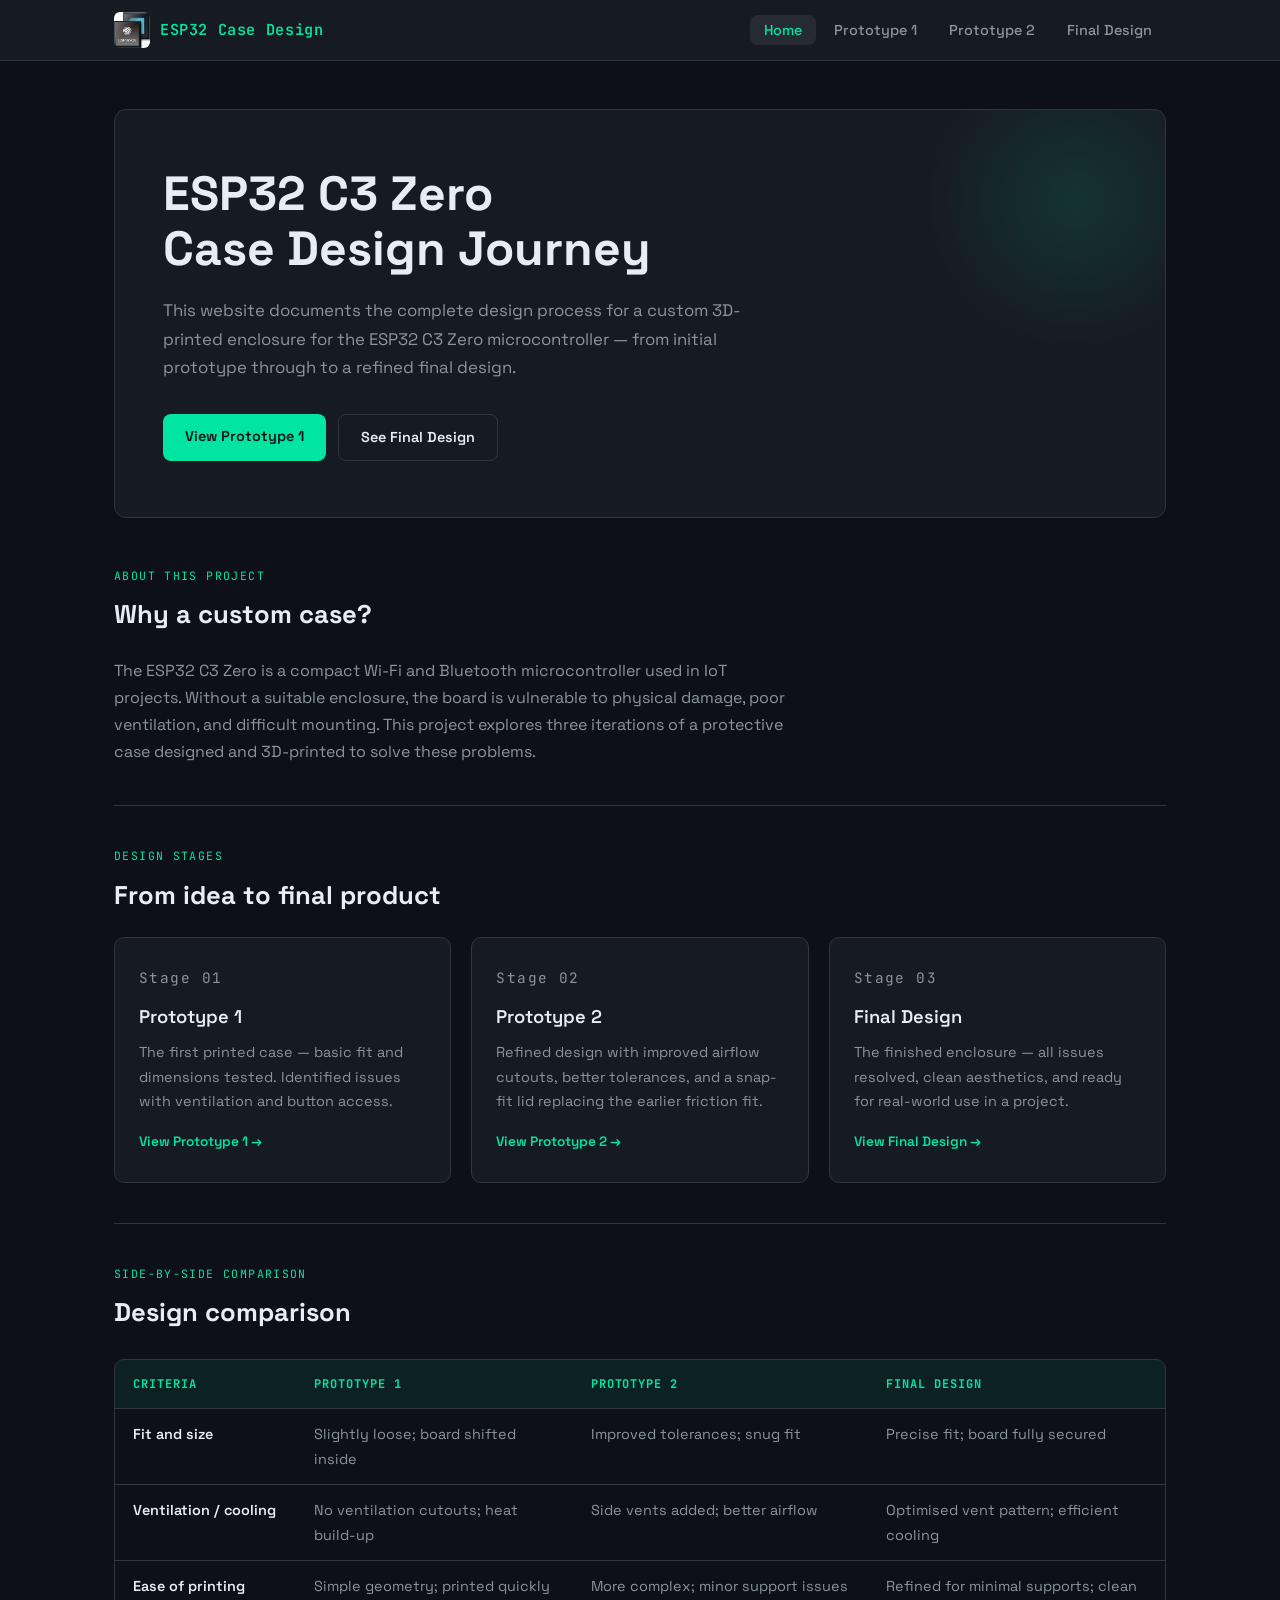
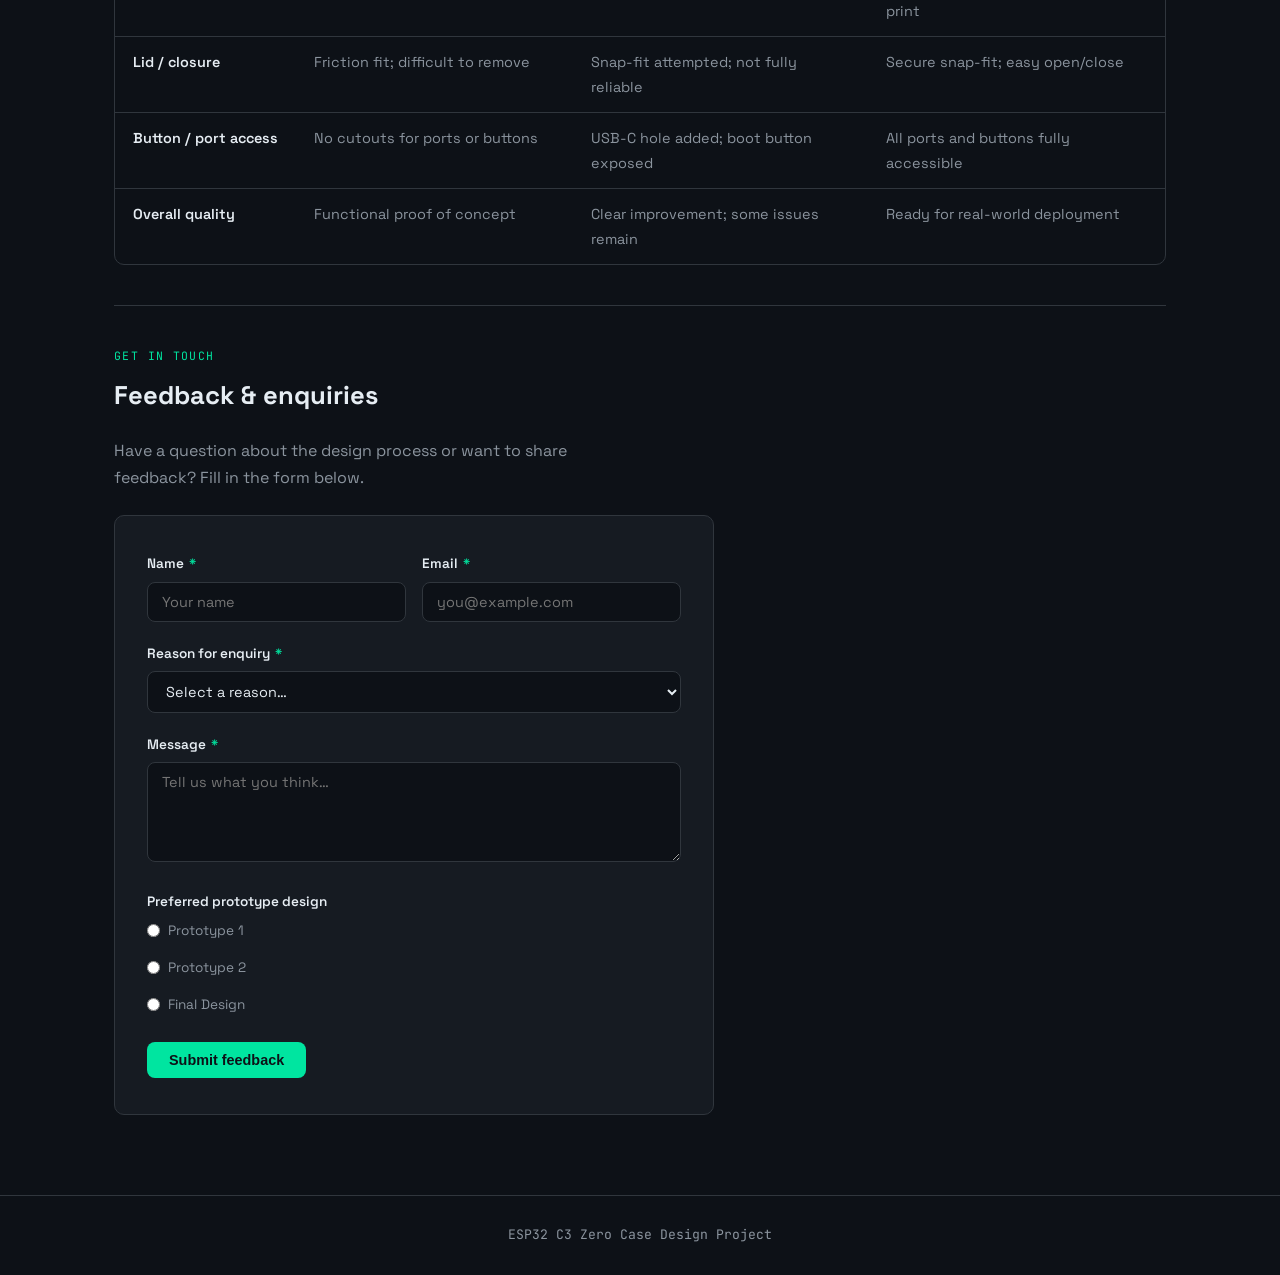
<file: index.html>
<!DOCTYPE html>
<html lang="en">
<head>
  <meta charset="UTF-8" />
  <meta name="viewport" content="width=device-width, initial-scale=1.0" />
  <meta name="description" content="Documenting the ESP32 C3 Zero case design journey from first prototype to final product." />
  <title>ESP32 C3 Zero Case Design | Home</title>
  <link rel="stylesheet" href="css/style.css" />
</head>
<body>

  <!-- HEADER / NAV -->
  <header>
    <div class="nav-inner">
      <a href="index.html" class="nav-logo" aria-label="Home">
        <!-- Replace logo.png with your own image -->
        <img src="images/logo.png" alt="ESP32 Case Project logo" onerror="this.style.display='none'" />
        <span>ESP32 Case Design</span>
      </a>
      <nav aria-label="Main navigation">
        <ul>
          <li><a href="index.html" class="active" aria-current="page">Home</a></li>
          <li><a href="prototype1.html">Prototype 1</a></li>
          <li><a href="prototype2.html">Prototype 2</a></li>
          <li><a href="final.html">Final Design</a></li>
        </ul>
      </nav>
    </div>
  </header>

  <!-- MAIN -->
  <main>

    <!-- HERO -->
    <section class="hero" aria-labelledby="hero-heading">
      <h1 id="hero-heading">ESP32 C3 Zero<br/>Case Design Journey</h1>
      <p>
        This website documents the complete design process for a custom 3D-printed
        enclosure for the ESP32 C3 Zero microcontroller — from initial prototype
        through to a refined final design.
      </p>
      <div class="hero-links">
        <a href="prototype1.html" class="btn btn-primary">View Prototype 1</a>
        <a href="final.html" class="btn btn-outline">See Final Design</a>
      </div>
    </section>

    <!-- PURPOSE -->
    <section aria-labelledby="purpose-heading">
      <p class="section-label">About this project</p>
      <h2 id="purpose-heading">Why a custom case?</h2>
      <p style="color:var(--muted); max-width:680px;">
        The ESP32 C3 Zero is a compact Wi-Fi and Bluetooth microcontroller used in
        IoT projects. Without a suitable enclosure, the board is vulnerable to physical
        damage, poor ventilation, and difficult mounting. This project explores three
        iterations of a protective case designed and 3D-printed to solve these problems.
      </p>
    </section>

    <hr class="divider" />

    <!-- DESIGN STAGES CARDS -->
    <section aria-labelledby="stages-heading">
      <p class="section-label">Design stages</p>
      <h2 id="stages-heading">From idea to final product</h2>
      <div class="cards">

        <article class="card">
          <p class="card-step">Stage 01</p>
          <h3>Prototype 1</h3>
          <p>The first printed case — basic fit and dimensions tested. Identified issues with ventilation and button access.</p>
          <a href="prototype1.html" class="card-link">View Prototype 1 →</a>
        </article>

        <article class="card">
          <p class="card-step">Stage 02</p>
          <h3>Prototype 2</h3>
          <p>Refined design with improved airflow cutouts, better tolerances, and a snap-fit lid replacing the earlier friction fit.</p>
          <a href="prototype2.html" class="card-link">View Prototype 2 →</a>
        </article>

        <article class="card">
          <p class="card-step">Stage 03</p>
          <h3>Final Design</h3>
          <p>The finished enclosure — all issues resolved, clean aesthetics, and ready for real-world use in a project.</p>
          <a href="final.html" class="card-link">View Final Design →</a>
        </article>

      </div>
    </section>

    <hr class="divider" />

    <!-- COMPARISON TABLE -->
    <section aria-labelledby="table-heading">
      <p class="section-label">Side-by-side comparison</p>
      <h2 id="table-heading">Design comparison</h2>
      <div class="table-wrap">
        <table>
          <thead>
            <tr>
              <th>Criteria</th>
              <th>Prototype 1</th>
              <th>Prototype 2</th>
              <th>Final Design</th>
            </tr>
          </thead>
          <tbody>
            <tr>
              <td>Fit and size</td>
              <td>Slightly loose; board shifted inside</td>
              <td>Improved tolerances; snug fit</td>
              <td>Precise fit; board fully secured</td>
            </tr>
            <tr>
              <td>Ventilation / cooling</td>
              <td>No ventilation cutouts; heat build-up</td>
              <td>Side vents added; better airflow</td>
              <td>Optimised vent pattern; efficient cooling</td>
            </tr>
            <tr>
              <td>Ease of printing</td>
              <td>Simple geometry; printed quickly</td>
              <td>More complex; minor support issues</td>
              <td>Refined for minimal supports; clean print</td>
            </tr>
            <tr>
              <td>Lid / closure</td>
              <td>Friction fit; difficult to remove</td>
              <td>Snap-fit attempted; not fully reliable</td>
              <td>Secure snap-fit; easy open/close</td>
            </tr>
            <tr>
              <td>Button / port access</td>
              <td>No cutouts for ports or buttons</td>
              <td>USB-C hole added; boot button exposed</td>
              <td>All ports and buttons fully accessible</td>
            </tr>
            <tr>
              <td>Overall quality</td>
              <td>Functional proof of concept</td>
              <td>Clear improvement; some issues remain</td>
              <td>Ready for real-world deployment</td>
            </tr>
          </tbody>
        </table>
      </div>
    </section>

    <hr class="divider" />

    <!-- CONTACT / FEEDBACK FORM -->
    <section aria-labelledby="form-heading">
      <p class="section-label">Get in touch</p>
      <h2 id="form-heading">Feedback &amp; enquiries</h2>
      <p style="color:var(--muted); margin-bottom:24px; max-width:500px;">
        Have a question about the design process or want to share feedback? Fill in the form below.
      </p>

      <div class="form-wrap">
        <form action="#" method="post" novalidate>

          <div class="form-row">
            <div class="form-group">
              <label for="name">Name <span class="req" aria-hidden="true">*</span></label>
              <input type="text" id="name" name="name" placeholder="Your name" required autocomplete="name" />
            </div>
            <div class="form-group">
              <label for="email">Email <span class="req" aria-hidden="true">*</span></label>
              <input type="email" id="email" name="email" placeholder="you@example.com" required autocomplete="email" />
            </div>
          </div>

          <div class="form-group">
            <label for="reason">Reason for enquiry <span class="req" aria-hidden="true">*</span></label>
            <select id="reason" name="reason" required>
              <option value="" disabled selected>Select a reason…</option>
              <option value="feedback">General feedback</option>
              <option value="question">Question about the design</option>
              <option value="collaboration">Collaboration</option>
              <option value="other">Other</option>
            </select>
          </div>

          <div class="form-group">
            <label for="message">Message <span class="req" aria-hidden="true">*</span></label>
            <textarea id="message" name="message" placeholder="Tell us what you think…" required></textarea>
          </div>

          <div class="form-group">
            <label>Preferred prototype design</label>
            <div class="radio-group">
              <label><input type="radio" name="preference" value="prototype1" /> Prototype 1</label>
              <label><input type="radio" name="preference" value="prototype2" /> Prototype 2</label>
              <label><input type="radio" name="preference" value="final" /> Final Design</label>
            </div>
          </div>

          <button type="submit" class="btn btn-primary">Submit feedback</button>

        </form>
      </div>
    </section>

  </main>

  <!-- FOOTER -->
  <footer>
    <p>ESP32 C3 Zero Case Design Project</p>
  </footer>

</body>
</html>
</file>
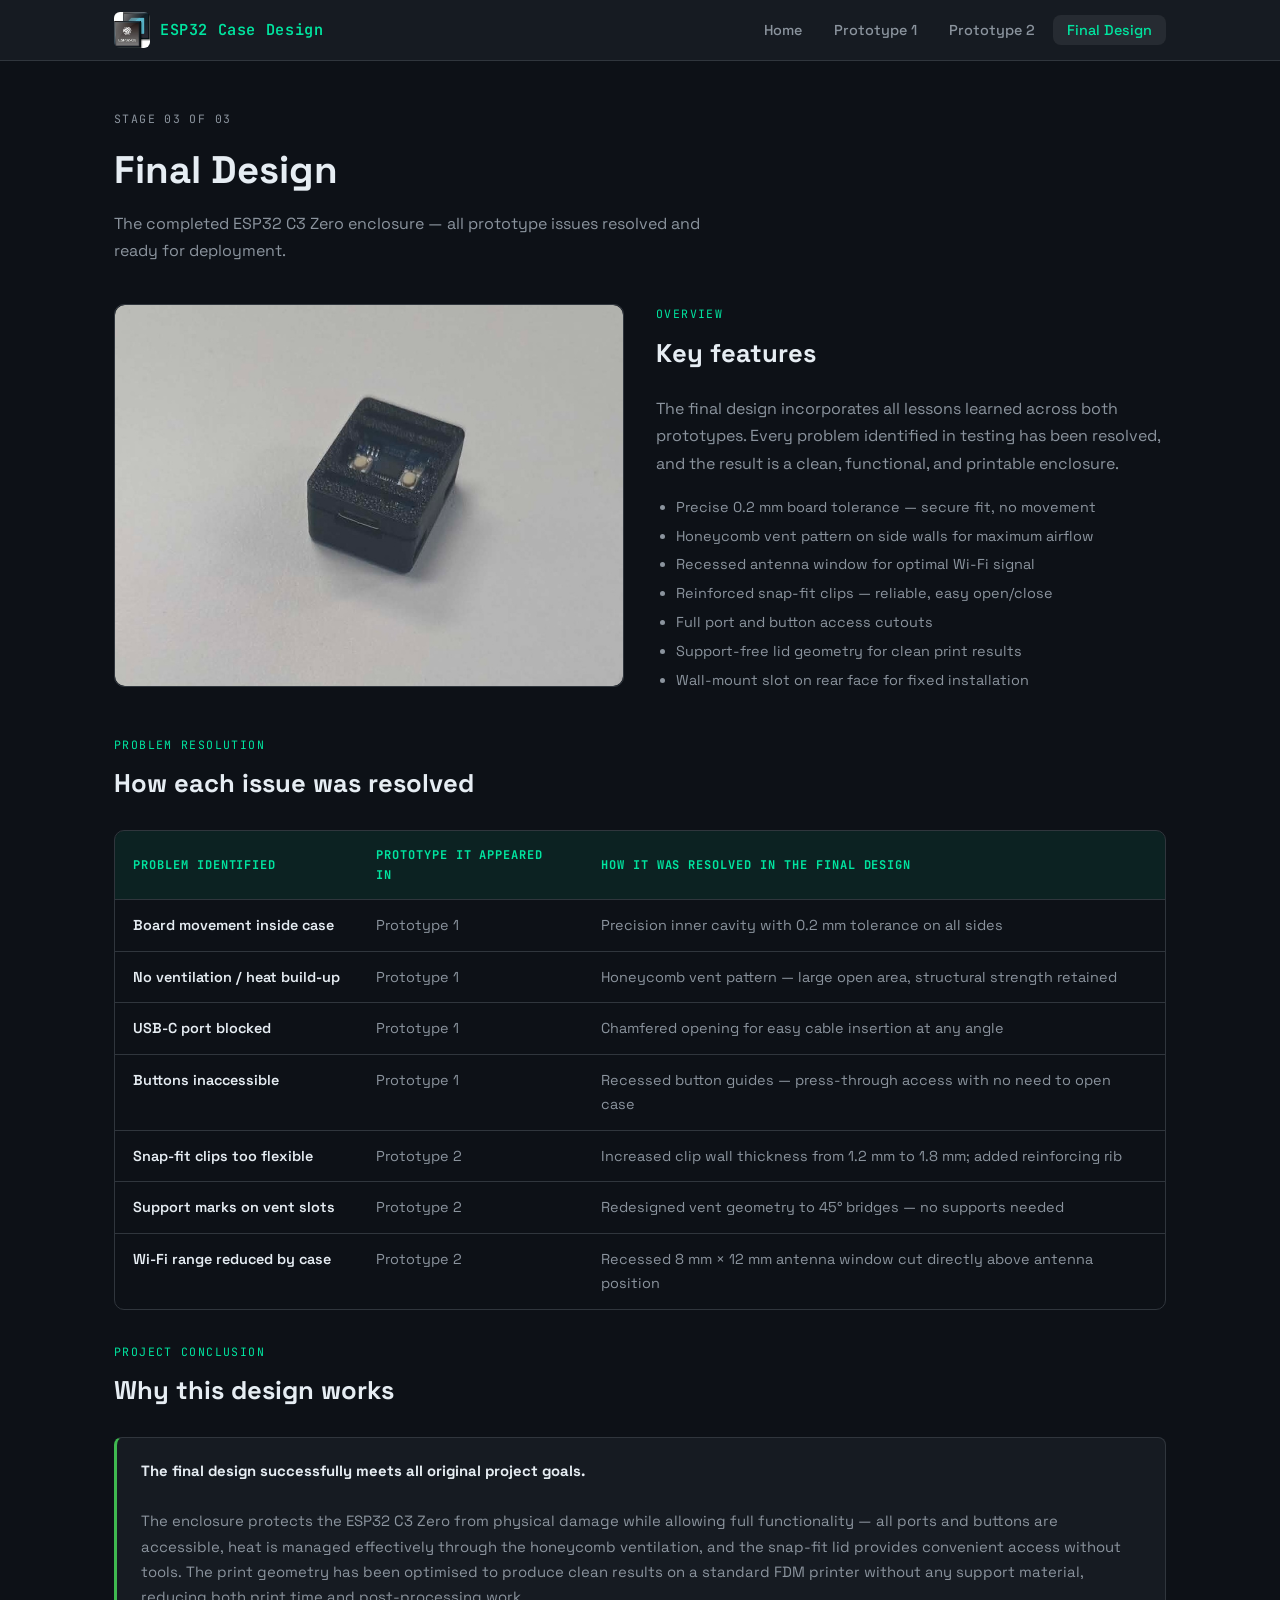
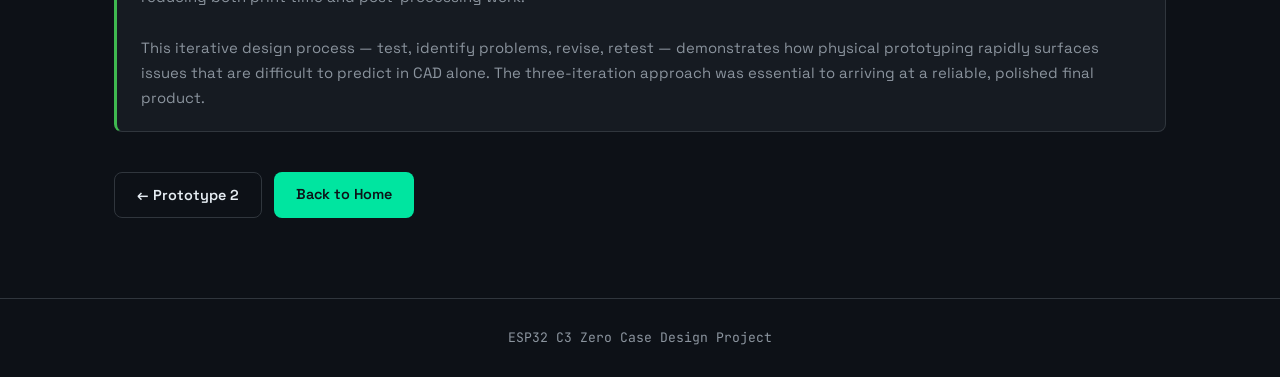
<file: final.html>
<!DOCTYPE html>
<html lang="en">
<head>
  <meta charset="UTF-8" />
  <meta name="viewport" content="width=device-width, initial-scale=1.0" />
  <meta name="description" content="Final Design of the ESP32 C3 Zero case — all issues resolved, ready for real-world use." />
  <title>Final Design | ESP32 C3 Zero Case Design</title>
  <link rel="stylesheet" href="css/style.css" />
</head>
<body>

  <!-- HEADER / NAV -->
  <header>
    <div class="nav-inner">
      <a href="index.html" class="nav-logo" aria-label="Home">
        <img src="images/logo.png" alt="ESP32 Case Project logo" onerror="this.style.display='none'" />
        <span>ESP32 Case Design</span>
      </a>
      <nav aria-label="Main navigation">
        <ul>
          <li><a href="index.html">Home</a></li>
          <li><a href="prototype1.html">Prototype 1</a></li>
          <li><a href="prototype2.html">Prototype 2</a></li>
          <li><a href="final.html" class="active" aria-current="page">Final Design</a></li>
        </ul>
      </nav>
    </div>
  </header>

  <!-- MAIN -->
  <main>

    <!-- PAGE HEADER -->
    <div class="page-header">
      <p class="section-label">Stage 03 of 03</p>
      <h1>Final Design</h1>
      <p>The completed ESP32 C3 Zero enclosure — all prototype issues resolved and ready for deployment.</p>
    </div>

    <!-- IMAGE + DESCRIPTION -->
    <div class="proto-grid">
      <div class="proto-image">
        <!-- Replace with your actual final design image -->
        <img src="images/final.jpg" alt="Photograph of the Final Design — completed ESP32 C3 Zero case"
             onerror="this.parentElement.innerHTML='<div class=\'image-placeholder\'><span>[ final.jpg ]</span><span style=\'color:var(--muted)\'>Add your photo here</span></div>'" />
      </div>

      <div>
        <p class="section-label">Overview</p>
        <h2>Key features</h2>
        <p style="color:var(--muted);">
          The final design incorporates all lessons learned across both prototypes. Every problem identified
          in testing has been resolved, and the result is a clean, functional, and printable enclosure.
        </p>

        <ul style="margin-top:16px; padding-left:20px; color:var(--muted); font-size:0.9rem; line-height:2;">
          <li>Precise 0.2 mm board tolerance — secure fit, no movement</li>
          <li>Honeycomb vent pattern on side walls for maximum airflow</li>
          <li>Recessed antenna window for optimal Wi-Fi signal</li>
          <li>Reinforced snap-fit clips — reliable, easy open/close</li>
          <li>Full port and button access cutouts</li>
          <li>Support-free lid geometry for clean print results</li>
          <li>Wall-mount slot on rear face for fixed installation</li>
        </ul>
      </div>
    </div>

    <!-- IMPROVEMENTS FROM PROTOTYPES -->
    <p class="section-label">Problem resolution</p>
    <h2>How each issue was resolved</h2>
    <div class="table-wrap" style="margin-bottom:32px;">
      <table>
        <thead>
          <tr>
            <th>Problem identified</th>
            <th>Prototype it appeared in</th>
            <th>How it was resolved in the Final Design</th>
          </tr>
        </thead>
        <tbody>
          <tr>
            <td>Board movement inside case</td>
            <td>Prototype 1</td>
            <td>Precision inner cavity with 0.2 mm tolerance on all sides</td>
          </tr>
          <tr>
            <td>No ventilation / heat build-up</td>
            <td>Prototype 1</td>
            <td>Honeycomb vent pattern — large open area, structural strength retained</td>
          </tr>
          <tr>
            <td>USB-C port blocked</td>
            <td>Prototype 1</td>
            <td>Chamfered opening for easy cable insertion at any angle</td>
          </tr>
          <tr>
            <td>Buttons inaccessible</td>
            <td>Prototype 1</td>
            <td>Recessed button guides — press-through access with no need to open case</td>
          </tr>
          <tr>
            <td>Snap-fit clips too flexible</td>
            <td>Prototype 2</td>
            <td>Increased clip wall thickness from 1.2 mm to 1.8 mm; added reinforcing rib</td>
          </tr>
          <tr>
            <td>Support marks on vent slots</td>
            <td>Prototype 2</td>
            <td>Redesigned vent geometry to 45° bridges — no supports needed</td>
          </tr>
          <tr>
            <td>Wi-Fi range reduced by case</td>
            <td>Prototype 2</td>
            <td>Recessed 8 mm × 12 mm antenna window cut directly above antenna position</td>
          </tr>
        </tbody>
      </table>
    </div>

    <!-- CONCLUSION -->
    <p class="section-label">Project conclusion</p>
    <h2>Why this design works</h2>

    <div class="info-block" style="border-left-color: var(--pro);">
      <strong>The final design successfully meets all original project goals.</strong><br /><br />
      The enclosure protects the ESP32 C3 Zero from physical damage while allowing full functionality —
      all ports and buttons are accessible, heat is managed effectively through the honeycomb ventilation,
      and the snap-fit lid provides convenient access without tools. The print geometry has been optimised
      to produce clean results on a standard FDM printer without any support material, reducing both
      print time and post-processing work.
      <br /><br />
      This iterative design process — test, identify problems, revise, retest — demonstrates how physical
      prototyping rapidly surfaces issues that are difficult to predict in CAD alone. The three-iteration
      approach was essential to arriving at a reliable, polished final product.
    </div>

    <!-- NAVIGATION BETWEEN PAGES -->
    <div style="display:flex; gap:12px; margin-top:40px; flex-wrap:wrap;">
      <a href="prototype2.html" class="btn btn-outline">← Prototype 2</a>
      <a href="index.html" class="btn btn-primary">Back to Home</a>
    </div>

  </main>

  <!-- FOOTER -->
  <footer>
    <p>ESP32 C3 Zero Case Design Project</p>
  </footer>

</body>
</html>
</file>
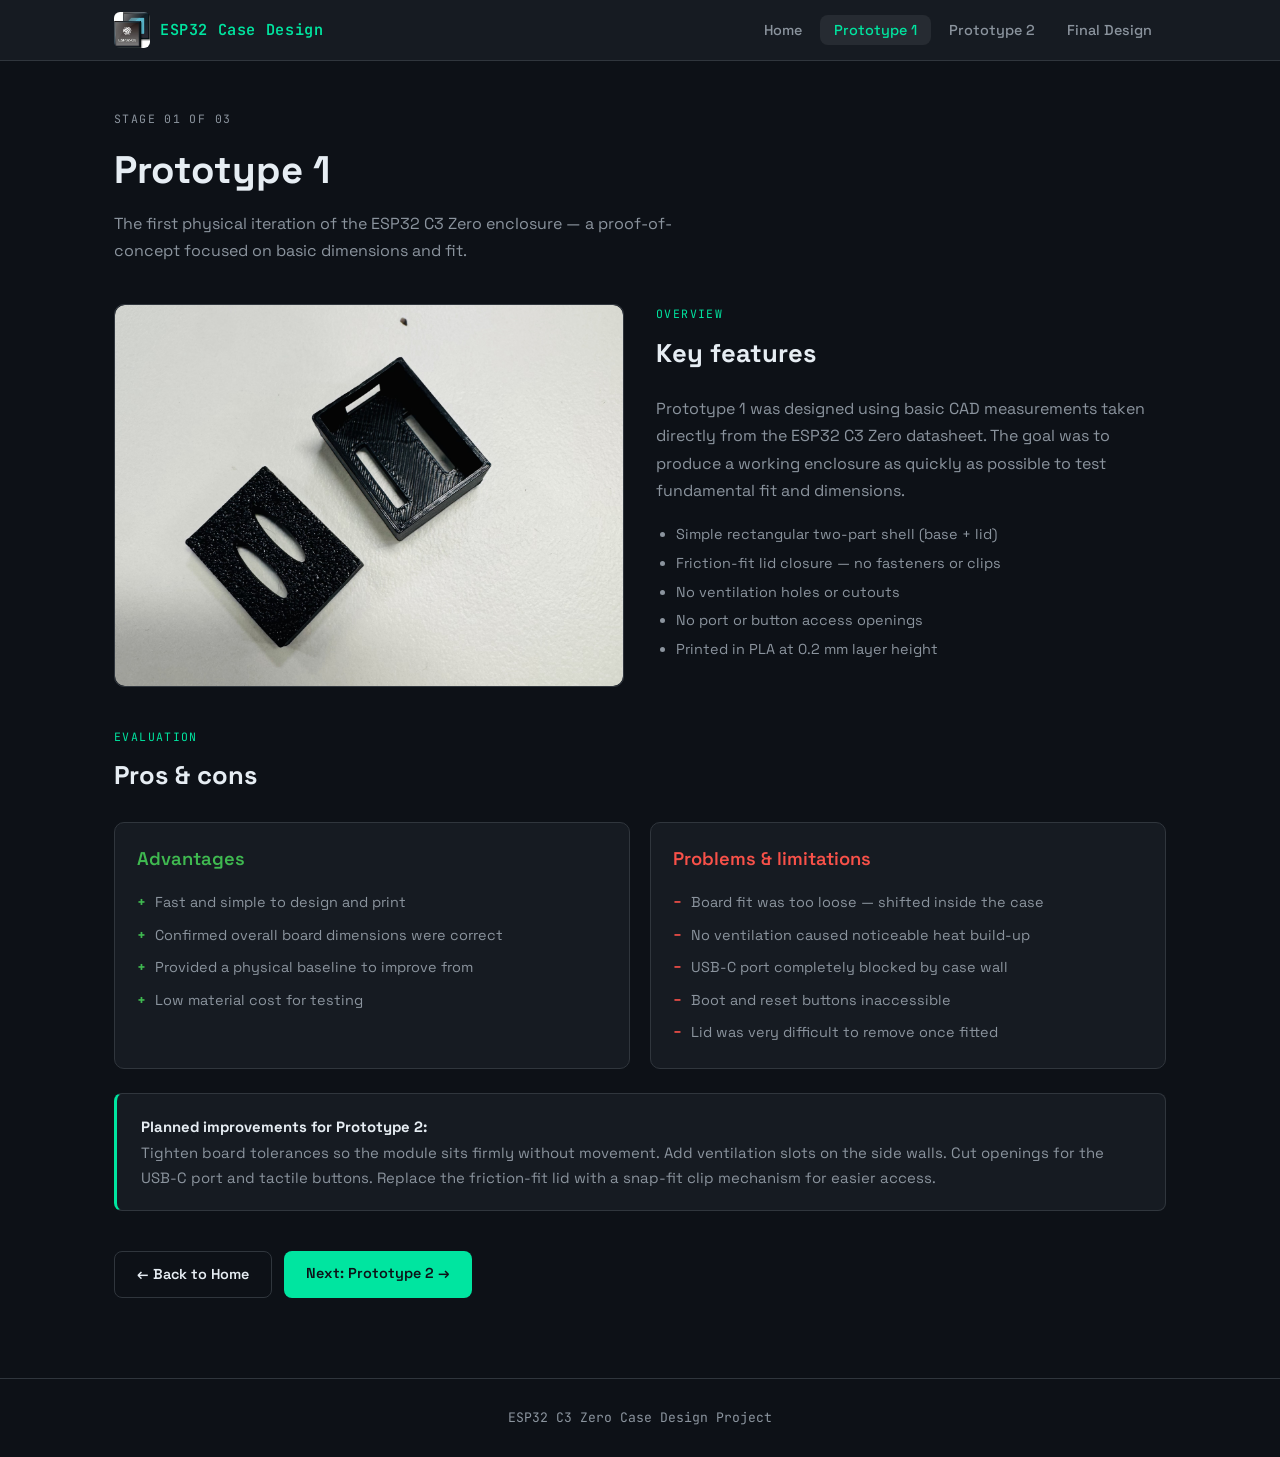
<file: prototype1.html>
<!DOCTYPE html>
<html lang="en">
<head>
  <meta charset="UTF-8" />
  <meta name="viewport" content="width=device-width, initial-scale=1.0" />
  <meta name="description" content="Prototype 1 of the ESP32 C3 Zero case design — first iteration, key features, pros and cons." />
  <title>Prototype 1 | ESP32 C3 Zero Case Design</title>
  <link rel="stylesheet" href="css/style.css" />
</head>
<body>

  <!-- HEADER / NAV -->
  <header>
    <div class="nav-inner">
      <a href="index.html" class="nav-logo" aria-label="Home">
        <img src="images/logo.png" alt="ESP32 Case Project logo" onerror="this.style.display='none'" />
        <span>ESP32 Case Design</span>
      </a>
      <nav aria-label="Main navigation">
        <ul>
          <li><a href="index.html">Home</a></li>
          <li><a href="prototype1.html" class="active" aria-current="page">Prototype 1</a></li>
          <li><a href="prototype2.html">Prototype 2</a></li>
          <li><a href="final.html">Final Design</a></li>
        </ul>
      </nav>
    </div>
  </header>

  <!-- MAIN -->
  <main>

    <!-- PAGE HEADER -->
    <div class="page-header">
      <p class="section-label">Stage 01 of 03</p>
      <h1>Prototype 1</h1>
      <p>The first physical iteration of the ESP32 C3 Zero enclosure — a proof-of-concept focused on basic dimensions and fit.</p>
    </div>

    <!-- IMAGE + DESCRIPTION -->
    <div class="proto-grid">
      <div class="proto-image">
        <!-- Replace with your actual prototype 1 image -->
        <img src="images/prototype1.jpg" alt="Photograph of Prototype 1 — first 3D printed ESP32 C3 Zero case" 
             onerror="this.parentElement.innerHTML='<div class=\'image-placeholder\'><span>[ prototype1.jpg ]</span><span style=\'color:var(--muted)\'>Add your photo here</span></div>'" />
      </div>

      <div>
        <p class="section-label">Overview</p>
        <h2>Key features</h2>
        <p style="color:var(--muted);">
          Prototype 1 was designed using basic CAD measurements taken directly from the ESP32 C3 Zero datasheet.
          The goal was to produce a working enclosure as quickly as possible to test fundamental fit and dimensions.
        </p>

        <ul style="margin-top:16px; padding-left:20px; color:var(--muted); font-size:0.9rem; line-height:2;">
          <li>Simple rectangular two-part shell (base + lid)</li>
          <li>Friction-fit lid closure — no fasteners or clips</li>
          <li>No ventilation holes or cutouts</li>
          <li>No port or button access openings</li>
          <li>Printed in PLA at 0.2 mm layer height</li>
        </ul>
      </div>
    </div>

    <!-- PROS & CONS -->
    <p class="section-label">Evaluation</p>
    <h2>Pros &amp; cons</h2>
    <div class="pro-con">
      <div class="pro-list">
        <h3>Advantages</h3>
        <ul>
          <li>Fast and simple to design and print</li>
          <li>Confirmed overall board dimensions were correct</li>
          <li>Provided a physical baseline to improve from</li>
          <li>Low material cost for testing</li>
        </ul>
      </div>
      <div class="con-list">
        <h3>Problems &amp; limitations</h3>
        <ul>
          <li>Board fit was too loose — shifted inside the case</li>
          <li>No ventilation caused noticeable heat build-up</li>
          <li>USB-C port completely blocked by case wall</li>
          <li>Boot and reset buttons inaccessible</li>
          <li>Lid was very difficult to remove once fitted</li>
        </ul>
      </div>
    </div>

    <!-- PLANNED IMPROVEMENTS -->
    <div class="info-block">
      <strong>Planned improvements for Prototype 2:</strong><br />
      Tighten board tolerances so the module sits firmly without movement. Add ventilation slots on the side walls.
      Cut openings for the USB-C port and tactile buttons. Replace the friction-fit lid with a snap-fit
      clip mechanism for easier access.
    </div>

    <!-- NAVIGATION BETWEEN PAGES -->
    <div style="display:flex; gap:12px; margin-top:40px; flex-wrap:wrap;">
      <a href="index.html" class="btn btn-outline">← Back to Home</a>
      <a href="prototype2.html" class="btn btn-primary">Next: Prototype 2 →</a>
    </div>

  </main>

  <!-- FOOTER -->
  <footer>
    <p>ESP32 C3 Zero Case Design Project</p>
  </footer>

</body>
</html>
</file>
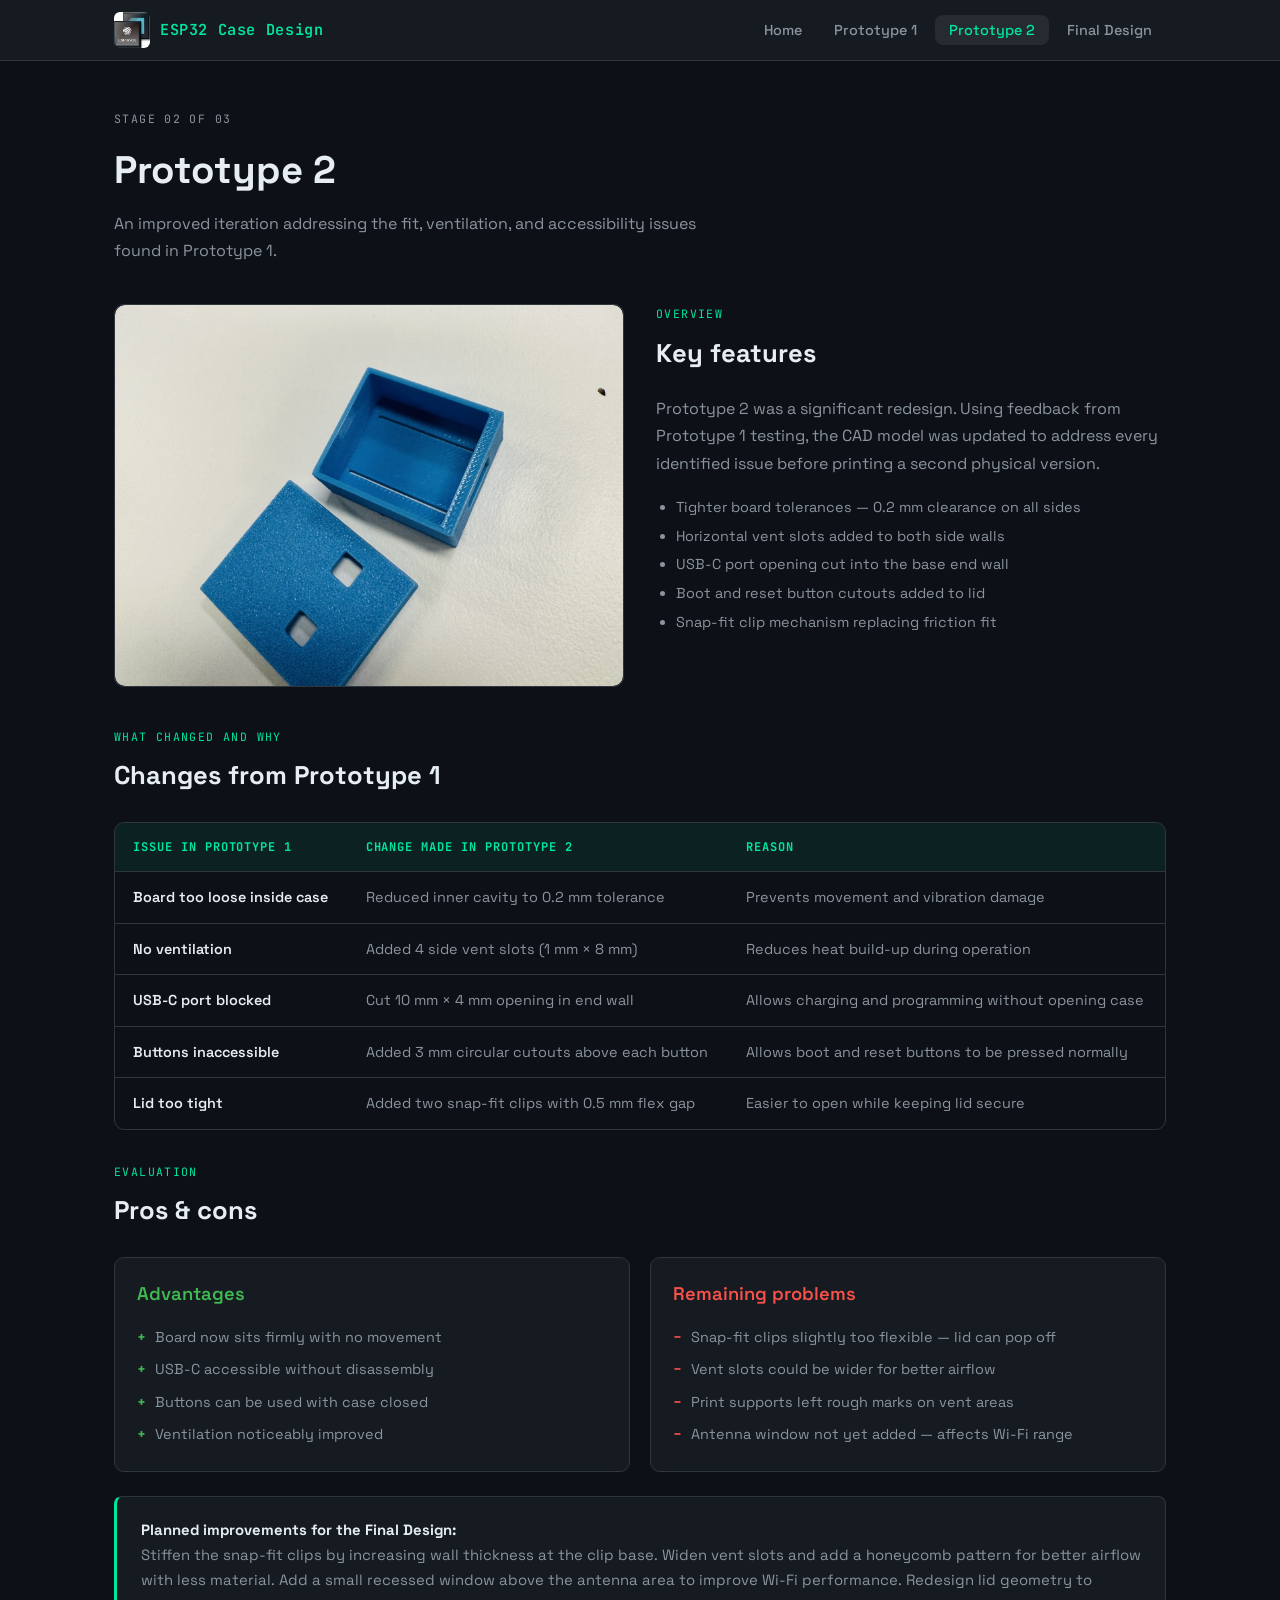
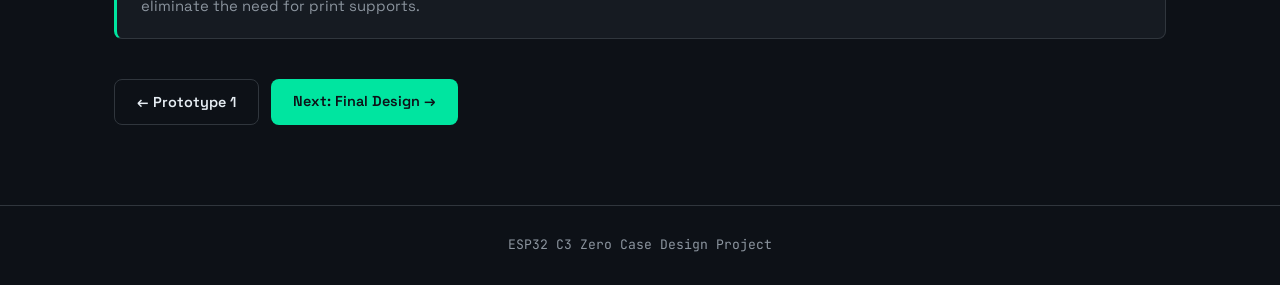
<file: prototype2.html>
<!DOCTYPE html>
<html lang="en">
<head>
  <meta charset="UTF-8" />
  <meta name="viewport" content="width=device-width, initial-scale=1.0" />
  <meta name="description" content="Prototype 2 of the ESP32 C3 Zero case — improved ventilation, snap-fit lid, and port access." />
  <title>Prototype 2 | ESP32 C3 Zero Case Design</title>
  <link rel="stylesheet" href="css/style.css" />
</head>
<body>

  <!-- HEADER / NAV -->
  <header>
    <div class="nav-inner">
      <a href="index.html" class="nav-logo" aria-label="Home">
        <img src="images/logo.png" alt="ESP32 Case Project logo" onerror="this.style.display='none'" />
        <span>ESP32 Case Design</span>
      </a>
      <nav aria-label="Main navigation">
        <ul>
          <li><a href="index.html">Home</a></li>
          <li><a href="prototype1.html">Prototype 1</a></li>
          <li><a href="prototype2.html" class="active" aria-current="page">Prototype 2</a></li>
          <li><a href="final.html">Final Design</a></li>
        </ul>
      </nav>
    </div>
  </header>

  <!-- MAIN -->
  <main>

    <!-- PAGE HEADER -->
    <div class="page-header">
      <p class="section-label">Stage 02 of 03</p>
      <h1>Prototype 2</h1>
      <p>An improved iteration addressing the fit, ventilation, and accessibility issues found in Prototype 1.</p>
    </div>

    <!-- IMAGE + DESCRIPTION -->
    <div class="proto-grid">
      <div class="proto-image">
        <!-- Replace with your actual prototype 2 image -->
        <img src="images/prototype2.jpg" alt="Photograph of Prototype 2 — improved ESP32 C3 Zero case with vents"
             onerror="this.parentElement.innerHTML='<div class=\'image-placeholder\'><span>[ prototype2.jpg ]</span><span style=\'color:var(--muted)\'>Add your photo here</span></div>'" />
      </div>

      <div>
        <p class="section-label">Overview</p>
        <h2>Key features</h2>
        <p style="color:var(--muted);">
          Prototype 2 was a significant redesign. Using feedback from Prototype 1 testing, the CAD model
          was updated to address every identified issue before printing a second physical version.
        </p>

        <ul style="margin-top:16px; padding-left:20px; color:var(--muted); font-size:0.9rem; line-height:2;">
          <li>Tighter board tolerances — 0.2 mm clearance on all sides</li>
          <li>Horizontal vent slots added to both side walls</li>
          <li>USB-C port opening cut into the base end wall</li>
          <li>Boot and reset button cutouts added to lid</li>
          <li>Snap-fit clip mechanism replacing friction fit</li>
        </ul>
      </div>
    </div>

    <!-- CHANGES FROM PROTOTYPE 1 -->
    <p class="section-label">What changed and why</p>
    <h2>Changes from Prototype 1</h2>
    <div class="table-wrap" style="margin-bottom:32px;">
      <table>
        <thead>
          <tr>
            <th>Issue in Prototype 1</th>
            <th>Change made in Prototype 2</th>
            <th>Reason</th>
          </tr>
        </thead>
        <tbody>
          <tr>
            <td>Board too loose inside case</td>
            <td>Reduced inner cavity to 0.2 mm tolerance</td>
            <td>Prevents movement and vibration damage</td>
          </tr>
          <tr>
            <td>No ventilation</td>
            <td>Added 4 side vent slots (1 mm × 8 mm)</td>
            <td>Reduces heat build-up during operation</td>
          </tr>
          <tr>
            <td>USB-C port blocked</td>
            <td>Cut 10 mm × 4 mm opening in end wall</td>
            <td>Allows charging and programming without opening case</td>
          </tr>
          <tr>
            <td>Buttons inaccessible</td>
            <td>Added 3 mm circular cutouts above each button</td>
            <td>Allows boot and reset buttons to be pressed normally</td>
          </tr>
          <tr>
            <td>Lid too tight</td>
            <td>Added two snap-fit clips with 0.5 mm flex gap</td>
            <td>Easier to open while keeping lid secure</td>
          </tr>
        </tbody>
      </table>
    </div>

    <!-- PROS & CONS -->
    <p class="section-label">Evaluation</p>
    <h2>Pros &amp; cons</h2>
    <div class="pro-con">
      <div class="pro-list">
        <h3>Advantages</h3>
        <ul>
          <li>Board now sits firmly with no movement</li>
          <li>USB-C accessible without disassembly</li>
          <li>Buttons can be used with case closed</li>
          <li>Ventilation noticeably improved</li>
        </ul>
      </div>
      <div class="con-list">
        <h3>Remaining problems</h3>
        <ul>
          <li>Snap-fit clips slightly too flexible — lid can pop off</li>
          <li>Vent slots could be wider for better airflow</li>
          <li>Print supports left rough marks on vent areas</li>
          <li>Antenna window not yet added — affects Wi-Fi range</li>
        </ul>
      </div>
    </div>

    <!-- PLANNED IMPROVEMENTS -->
    <div class="info-block">
      <strong>Planned improvements for the Final Design:</strong><br />
      Stiffen the snap-fit clips by increasing wall thickness at the clip base. Widen vent slots and add a
      honeycomb pattern for better airflow with less material. Add a small recessed window above the antenna
      area to improve Wi-Fi performance. Redesign lid geometry to eliminate the need for print supports.
    </div>

    <!-- NAVIGATION BETWEEN PAGES -->
    <div style="display:flex; gap:12px; margin-top:40px; flex-wrap:wrap;">
      <a href="prototype1.html" class="btn btn-outline">← Prototype 1</a>
      <a href="final.html" class="btn btn-primary">Next: Final Design →</a>
    </div>

  </main>

  <!-- FOOTER -->
  <footer>
    <p>ESP32 C3 Zero Case Design Project</p>
  </footer>

</body>
</html>
</file>
<file: css/style.css>
/* ============================
   ESP32 Case Design Journey
   style.css
   ============================ */

@import url('https://fonts.googleapis.com/css2?family=Space+Grotesk:wght@400;500;700&family=JetBrains+Mono:wght@400;600&display=swap');

/* --- Tokens --- */
:root {
  --bg:         #0d1117;
  --surface:    #161b22;
  --border:     #30363d;
  --accent:     #00e5a0;
  --accent-dim: #00b37e;
  --text:       #e6edf3;
  --muted:      #8b949e;
  --pro:        #3fb950;
  --con:        #f85149;
  --radius:     8px;
  --font-display: 'Space Grotesk', sans-serif;
  --font-mono:    'JetBrains Mono', monospace;
}

/* --- Reset & Base --- */
*, *::before, *::after { box-sizing: border-box; margin: 0; padding: 0; }

body {
  background: var(--bg);
  color: var(--text);
  font-family: var(--font-display);
  font-size: 16px;
  line-height: 1.7;
  min-height: 100vh;
}

img { max-width: 100%; display: block; }
a  { color: var(--accent); text-decoration: none; }
a:hover { text-decoration: underline; }
a:focus-visible { outline: 2px solid var(--accent); outline-offset: 3px; }

/* --- Header / Nav --- */
header {
  background: var(--surface);
  border-bottom: 1px solid var(--border);
  position: sticky;
  top: 0;
  z-index: 100;
}

.nav-inner {
  max-width: 1100px;
  margin: 0 auto;
  padding: 0 24px;
  display: flex;
  align-items: center;
  justify-content: space-between;
  height: 60px;
}

.nav-logo {
  display: flex;
  align-items: center;
  gap: 10px;
  text-decoration: none;
}

.nav-logo img {
  width: 36px;
  height: 36px;
  border-radius: 6px;
}

.nav-logo span {
  font-family: var(--font-mono);
  font-weight: 600;
  font-size: 0.95rem;
  color: var(--accent);
  letter-spacing: 0.04em;
}

nav ul {
  list-style: none;
  display: flex;
  gap: 4px;
}

nav ul li a {
  color: var(--muted);
  font-size: 0.9rem;
  font-weight: 500;
  padding: 6px 14px;
  border-radius: var(--radius);
  transition: color 0.15s, background 0.15s;
}

nav ul li a:hover,
nav ul li a.active {
  color: var(--text);
  background: rgba(255,255,255,0.07);
  text-decoration: none;
}

nav ul li a.active {
  color: var(--accent);
}

/* --- Main Content --- */
main {
  max-width: 1100px;
  margin: 0 auto;
  padding: 48px 24px 80px;
}

/* --- Hero (Home only) --- */
.hero {
  border: 1px solid var(--border);
  border-radius: 12px;
  background: var(--surface);
  padding: 56px 48px;
  margin-bottom: 48px;
  position: relative;
  overflow: hidden;
}

.hero::before {
  content: '';
  position: absolute;
  top: -60px; right: -60px;
  width: 300px; height: 300px;
  border-radius: 50%;
  background: radial-gradient(circle, rgba(0,229,160,0.12) 0%, transparent 70%);
  pointer-events: none;
}

.hero-tag {
  font-family: var(--font-mono);
  font-size: 0.75rem;
  color: var(--accent);
  letter-spacing: 0.1em;
  text-transform: uppercase;
  margin-bottom: 16px;
}

.hero h1 {
  font-size: clamp(2rem, 5vw, 3rem);
  font-weight: 700;
  line-height: 1.15;
  margin-bottom: 20px;
}

.hero p {
  color: var(--muted);
  max-width: 600px;
  font-size: 1.05rem;
  margin-bottom: 32px;
}

.hero-links {
  display: flex;
  gap: 12px;
  flex-wrap: wrap;
}

.btn {
  display: inline-block;
  padding: 10px 22px;
  border-radius: var(--radius);
  font-weight: 600;
  font-size: 0.9rem;
  transition: opacity 0.15s, transform 0.1s;
  cursor: pointer;
  border: none;
}

.btn:hover { opacity: 0.85; transform: translateY(-1px); text-decoration: none; }

.btn-primary {
  background: var(--accent);
  color: #0d1117;
}

.btn-outline {
  background: transparent;
  border: 1px solid var(--border);
  color: var(--text);
}

/* --- Section heading --- */
.section-label {
  font-family: var(--font-mono);
  font-size: 0.72rem;
  color: var(--accent);
  letter-spacing: 0.12em;
  text-transform: uppercase;
  margin-bottom: 8px;
}

h2 {
  font-size: 1.6rem;
  font-weight: 700;
  margin-bottom: 20px;
}

h3 {
  font-size: 1.15rem;
  font-weight: 600;
  margin-bottom: 12px;
}

/* --- Cards grid (Home) --- */
.cards {
  display: grid;
  grid-template-columns: repeat(auto-fit, minmax(260px, 1fr));
  gap: 20px;
  margin-top: 12px;
}

.card {
  background: var(--surface);
  border: 1px solid var(--border);
  border-radius: 10px;
  padding: 28px 24px;
  transition: border-color 0.2s;
}

.card:hover { border-color: var(--accent); }

.card-step {
  font-family: var(--font-mono);
  font-size: 0.7rem;
  color: var(--accent);
  letter-spacing: 0.1em;
  margin-bottom: 10px;
}

.card h3 { margin-bottom: 8px; }
.card p  { color: var(--muted); font-size: 0.9rem; }

.card-link {
  display: inline-block;
  margin-top: 16px;
  font-size: 0.85rem;
  font-weight: 600;
  color: var(--accent);
}

/* --- Prototype / Final pages --- */
.page-header {
  margin-bottom: 40px;
}

.page-header h1 {
  font-size: clamp(1.7rem, 4vw, 2.4rem);
  font-weight: 700;
  margin-bottom: 8px;
}

.page-header p {
  color: var(--muted);
  max-width: 620px;
}

.proto-grid {
  display: grid;
  grid-template-columns: 1fr 1fr;
  gap: 32px;
  margin-bottom: 40px;
}

@media (max-width: 680px) {
  .proto-grid { grid-template-columns: 1fr; }
}

.proto-image {
  background: var(--surface);
  border: 1px solid var(--border);
  border-radius: 10px;
  aspect-ratio: 4/3;
  display: flex;
  align-items: center;
  justify-content: center;
  overflow: hidden;
}

.proto-image img {
  width: 100%;
  height: 100%;
  object-fit: cover;
  border-radius: 10px;
}

.image-placeholder {
  display: flex;
  flex-direction: column;
  align-items: center;
  gap: 8px;
  color: var(--muted);
}

.image-placeholder span {
  font-family: var(--font-mono);
  font-size: 0.75rem;
  letter-spacing: 0.05em;
}

/* --- Pro/Con lists --- */
.pro-con {
  display: grid;
  grid-template-columns: 1fr 1fr;
  gap: 20px;
  margin: 24px 0;
}

@media (max-width: 540px) {
  .pro-con { grid-template-columns: 1fr; }
}

.pro-list, .con-list {
  background: var(--surface);
  border: 1px solid var(--border);
  border-radius: 10px;
  padding: 20px 22px;
}

.pro-list h3 { color: var(--pro); }
.con-list h3 { color: var(--con); }

.pro-list ul, .con-list ul {
  list-style: none;
  margin-top: 10px;
}

.pro-list li, .con-list li {
  font-size: 0.9rem;
  color: var(--muted);
  padding: 4px 0 4px 18px;
  position: relative;
}

.pro-list li::before {
  content: '+';
  position: absolute; left: 0;
  color: var(--pro); font-weight: 700;
}

.con-list li::before {
  content: '−';
  position: absolute; left: 0;
  color: var(--con); font-weight: 700;
}

/* --- Info block --- */
.info-block {
  background: var(--surface);
  border: 1px solid var(--border);
  border-left: 3px solid var(--accent);
  border-radius: var(--radius);
  padding: 20px 24px;
  margin: 24px 0;
  font-size: 0.93rem;
  color: var(--muted);
}

.info-block strong { color: var(--text); }

/* --- Comparison Table --- */
.table-wrap {
  overflow-x: auto;
  margin: 24px 0;
  border-radius: 10px;
  border: 1px solid var(--border);
}

table {
  width: 100%;
  border-collapse: collapse;
  font-size: 0.9rem;
}

thead {
  background: rgba(0,229,160,0.08);
}

thead th {
  padding: 14px 18px;
  text-align: left;
  font-family: var(--font-mono);
  font-size: 0.75rem;
  letter-spacing: 0.08em;
  text-transform: uppercase;
  color: var(--accent);
  border-bottom: 1px solid var(--border);
}

tbody td {
  padding: 13px 18px;
  border-bottom: 1px solid var(--border);
  color: var(--muted);
  vertical-align: top;
}

tbody tr:last-child td { border-bottom: none; }

tbody tr:hover td { background: rgba(255,255,255,0.025); }

tbody td:first-child {
  font-weight: 600;
  color: var(--text);
  white-space: nowrap;
}

/* --- Form --- */
.form-wrap {
  background: var(--surface);
  border: 1px solid var(--border);
  border-radius: 10px;
  padding: 36px 32px;
  max-width: 600px;
  margin-top: 12px;
}

.form-group {
  margin-bottom: 20px;
}

label {
  display: block;
  font-size: 0.85rem;
  font-weight: 600;
  margin-bottom: 6px;
  color: var(--text);
}

label .req { color: var(--accent); margin-left: 2px; }

input[type="text"],
input[type="email"],
textarea,
select {
  width: 100%;
  background: var(--bg);
  border: 1px solid var(--border);
  border-radius: var(--radius);
  color: var(--text);
  font-family: var(--font-display);
  font-size: 0.9rem;
  padding: 10px 14px;
  transition: border-color 0.15s;
}

input:focus, textarea:focus, select:focus {
  outline: none;
  border-color: var(--accent);
}

textarea { resize: vertical; min-height: 100px; }

select option { background: var(--surface); }

.form-row {
  display: grid;
  grid-template-columns: 1fr 1fr;
  gap: 16px;
}

@media (max-width: 500px) {
  .form-row { grid-template-columns: 1fr; }
  .form-wrap { padding: 24px 18px; }
}

.radio-group {
  display: flex;
  flex-direction: column;
  gap: 8px;
  margin-top: 4px;
}

.radio-group label {
  display: flex;
  align-items: center;
  gap: 8px;
  font-weight: 400;
  cursor: pointer;
  color: var(--muted);
}

.radio-group input[type="radio"] {
  width: auto;
  accent-color: var(--accent);
}

/* --- Footer --- */
footer {
  border-top: 1px solid var(--border);
  text-align: center;
  padding: 28px 24px;
  font-size: 0.82rem;
  color: var(--muted);
  font-family: var(--font-mono);
}

/* --- Divider --- */
.divider {
  border: none;
  border-top: 1px solid var(--border);
  margin: 40px 0;
}

/* --- Reduced motion --- */
@media (prefers-reduced-motion: reduce) {
  * { transition: none !important; animation: none !important; }
}
</file>
